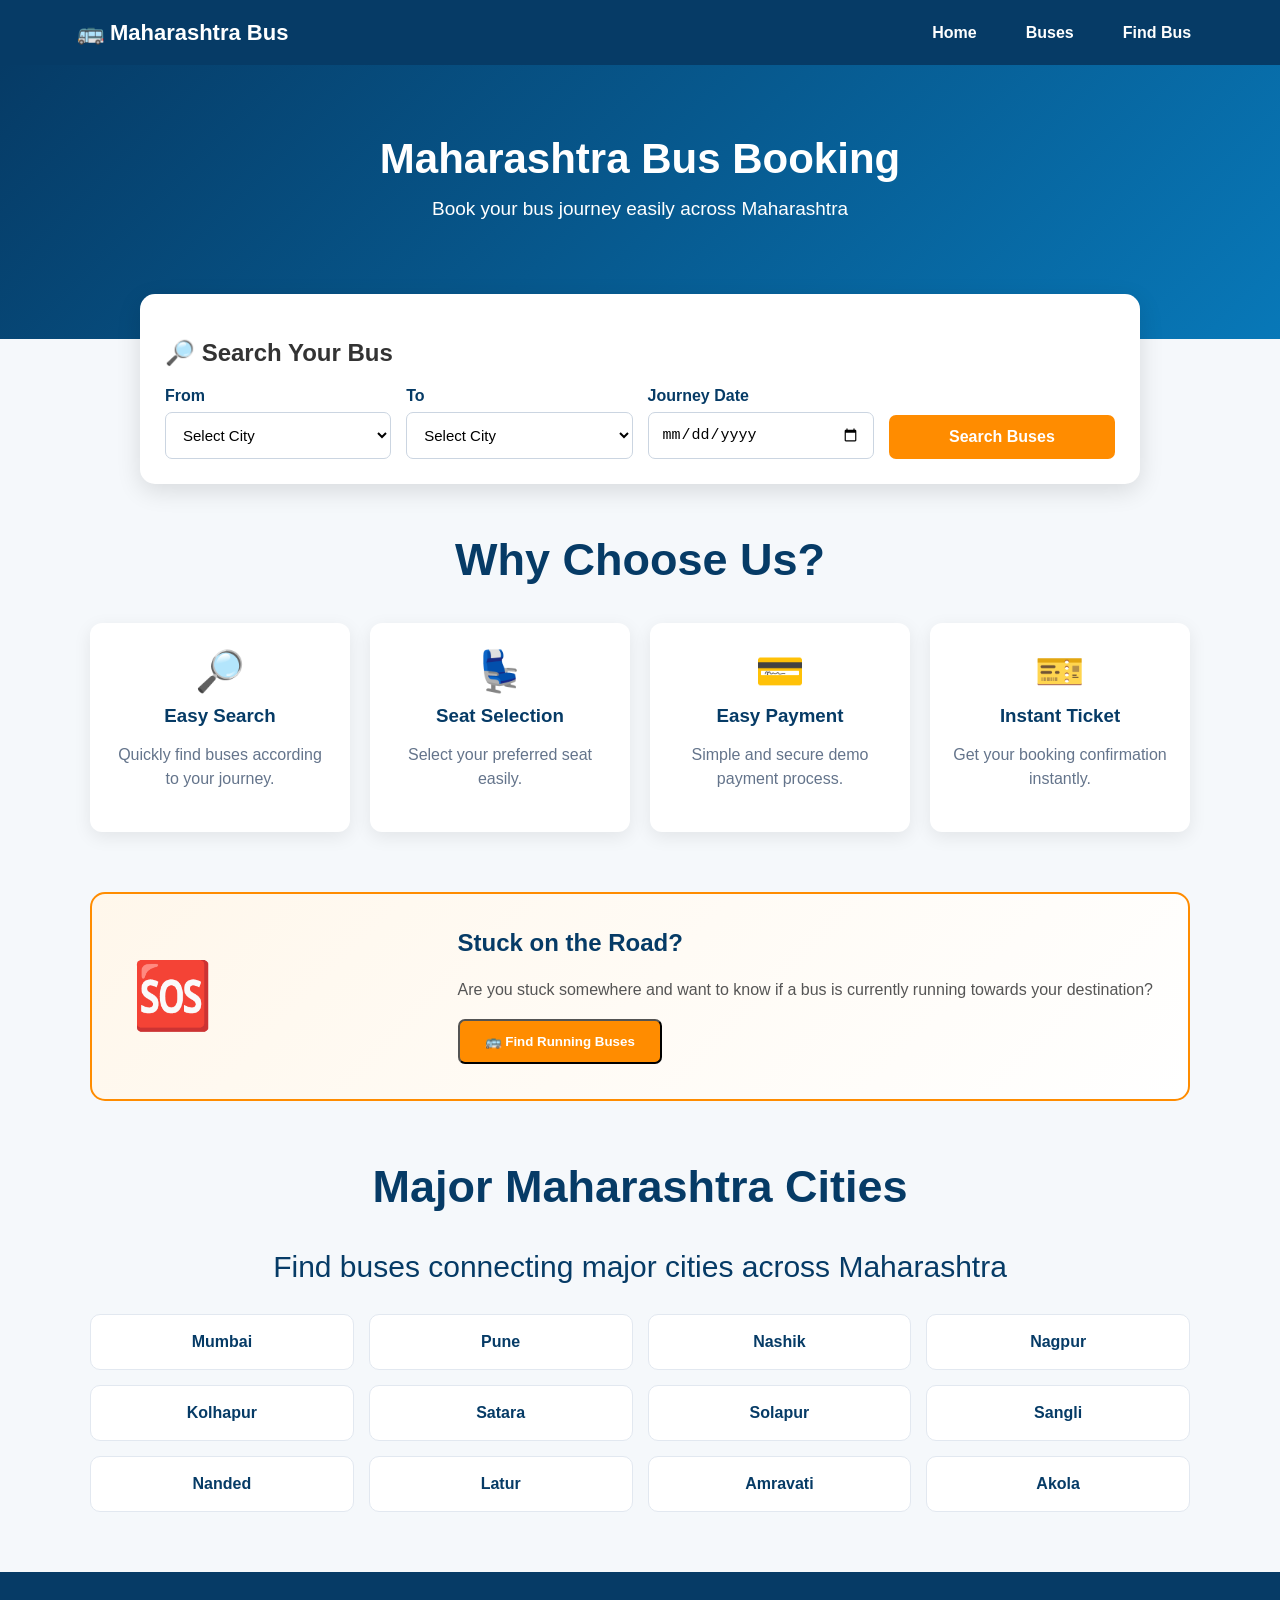
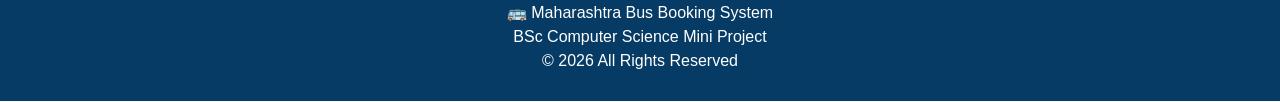
<file: index.html>
<!DOCTYPE html>
<html lang="en">

<head>

    <meta charset="UTF-8">

    <meta
        name="viewport"
        content="width=device-width, initial-scale=1.0">

    <title>Maharashtra Bus Booking</title>

    <link
        rel="stylesheet"
        href="css/style.css">

</head>


<body>


    <!-- =========================
         NAVIGATION
         ========================= -->

    <nav>

        <h2>🚌 Maharashtra Bus</h2>


        <div>

            <a href="index.html">
                Home
            </a>


            <a href="busses.html">
                Buses
            </a>


            <a href="tracking.html">
                Find Bus
            </a>

        </div>

    </nav>



    <!-- =========================
         HERO SECTION
         ========================= -->

    <section class="hero">

        <h1>
            Maharashtra Bus Booking
        </h1>


        <p>
            Book your bus journey easily
            across Maharashtra
        </p>

    </section>



    <!-- =========================
         BUS SEARCH
         ========================= -->

    <div class="search-box">


        <h2>
            🔎 Search Your Bus
        </h2>


        <div class="search-form">


            <!-- FROM -->

            <div class="field">

                <label>
                    From
                </label>


                <select id="from">

                    <option>
                        Select City
                    </option>

                    <option>
                        Mumbai
                    </option>

                    <option>
                        Pune
                    </option>

                    <option>
                        Nashik
                    </option>

                    <option>
                        Nagpur
                    </option>

                    <option>
                        Kolhapur
                    </option>

                    <option>
                        Solapur
                    </option>

                    <option>
                        Satara
                    </option>

                    <option>
                        Sangli
                    </option>

                    <option>
                        Jalgaon
                    </option>

                    <option>
                        Dhule
                    </option>

                    <option>
                        Nanded
                    </option>

                    <option>
                        Latur
                    </option>

                    <option>
                        Amravati
                    </option>

                    <option>
                        Akola
                    </option>

                    <option>
                        Chhatrapati Sambhajinagar
                    </option>

                </select>

            </div>



            <!-- TO -->

            <div class="field">

                <label>
                    To
                </label>


                <select id="to">

                    <option>
                        Select City
                    </option>

                    <option>
                        Mumbai
                    </option>

                    <option>
                        Pune
                    </option>

                    <option>
                        Nashik
                    </option>

                    <option>
                        Nagpur
                    </option>

                    <option>
                        Kolhapur
                    </option>

                    <option>
                        Solapur
                    </option>

                    <option>
                        Satara
                    </option>

                    <option>
                        Sangli
                    </option>

                    <option>
                        Jalgaon
                    </option>

                    <option>
                        Dhule
                    </option>

                    <option>
                        Nanded
                    </option>

                    <option>
                        Latur
                    </option>

                    <option>
                        Amravati
                    </option>

                    <option>
                        Akola
                    </option>

                    <option>
                        Chhatrapati Sambhajinagar
                    </option>

                </select>

            </div>



            <!-- DATE -->

            <div class="field">

                <label>
                    Journey Date
                </label>


                <input
                    type="date"
                    id="date">

            </div>



            <!-- SEARCH BUTTON -->

            <button
                class="search-button"
                onclick="searchBuses()">

                Search Buses

            </button>


        </div>

    </div>



    <!-- =========================
         WHY CHOOSE US
         ========================= -->

    <div class="section-title">

        <h2>
            Why Choose Us?
        </h2>

    </div>



    <div class="features">


        <!-- FEATURE 1 -->

        <div class="feature">

            <div class="feature-icon">
                🔎
            </div>


            <h3>
                Easy Search
            </h3>


            <p>
                Quickly find buses according
                to your journey.
            </p>

        </div>



        <!-- FEATURE 2 -->

        <div class="feature">

            <div class="feature-icon">
                💺
            </div>


            <h3>
                Seat Selection
            </h3>


            <p>
                Select your preferred seat
                easily.
            </p>

        </div>



        <!-- FEATURE 3 -->

        <div class="feature">

            <div class="feature-icon">
                💳
            </div>


            <h3>
                Easy Payment
            </h3>


            <p>
                Simple and secure demo
                payment process.
            </p>

        </div>



        <!-- FEATURE 4 -->

        <div class="feature">

            <div class="feature-icon">
                🎫
            </div>


            <h3>
                Instant Ticket
            </h3>


            <p>
                Get your booking confirmation
                instantly.
            </p>

        </div>


    </div>



    <!-- =========================
         🆘 STUCK ON THE ROAD
         ========================= -->

    <section class="stuck-section">


        <div class="stuck-content">


            <!-- ICON -->

            <div class="stuck-icon">

                🆘

            </div>



            <!-- CONTENT -->

            <div>


                <h2>
                    Stuck on the Road?
                </h2>


                <p>

                    Are you stuck somewhere and
                    want to know if a bus is currently
                    running towards your destination?

                </p>


                <button
                    class="track-button"
                    onclick="window.location.href='tracking.html'">

                    🚌 Find Running Buses

                </button>


            </div>


        </div>


    </section>



    <!-- =========================
         MAHARASHTRA CITIES
         ========================= -->

    <div class="section-title">


        <h2>
            Major Maharashtra Cities
        </h2>


        <p>

            Find buses connecting major
            cities across Maharashtra

        </p>


    </div>



    <div class="cities">


        <div class="city">
            Mumbai
        </div>


        <div class="city">
            Pune
        </div>


        <div class="city">
            Nashik
        </div>


        <div class="city">
            Nagpur
        </div>


        <div class="city">
            Kolhapur
        </div>


        <div class="city">
            Satara
        </div>


        <div class="city">
            Solapur
        </div>


        <div class="city">
            Sangli
        </div>


        <div class="city">
            Nanded
        </div>


        <div class="city">
            Latur
        </div>


        <div class="city">
            Amravati
        </div>


        <div class="city">
            Akola
        </div>


    </div>



    <!-- =========================
         FOOTER
         ========================= -->

    <footer>


        <p>
            🚌 Maharashtra Bus Booking System
        </p>


        <p>
            BSc Computer Science Mini Project
        </p>


        <p>
            © 2026 All Rights Reserved
        </p>


    </footer>



    <!-- =========================
         JAVASCRIPT
         ========================= -->

    <script src="js/search.js"></script>


</body>

</html>
</file>
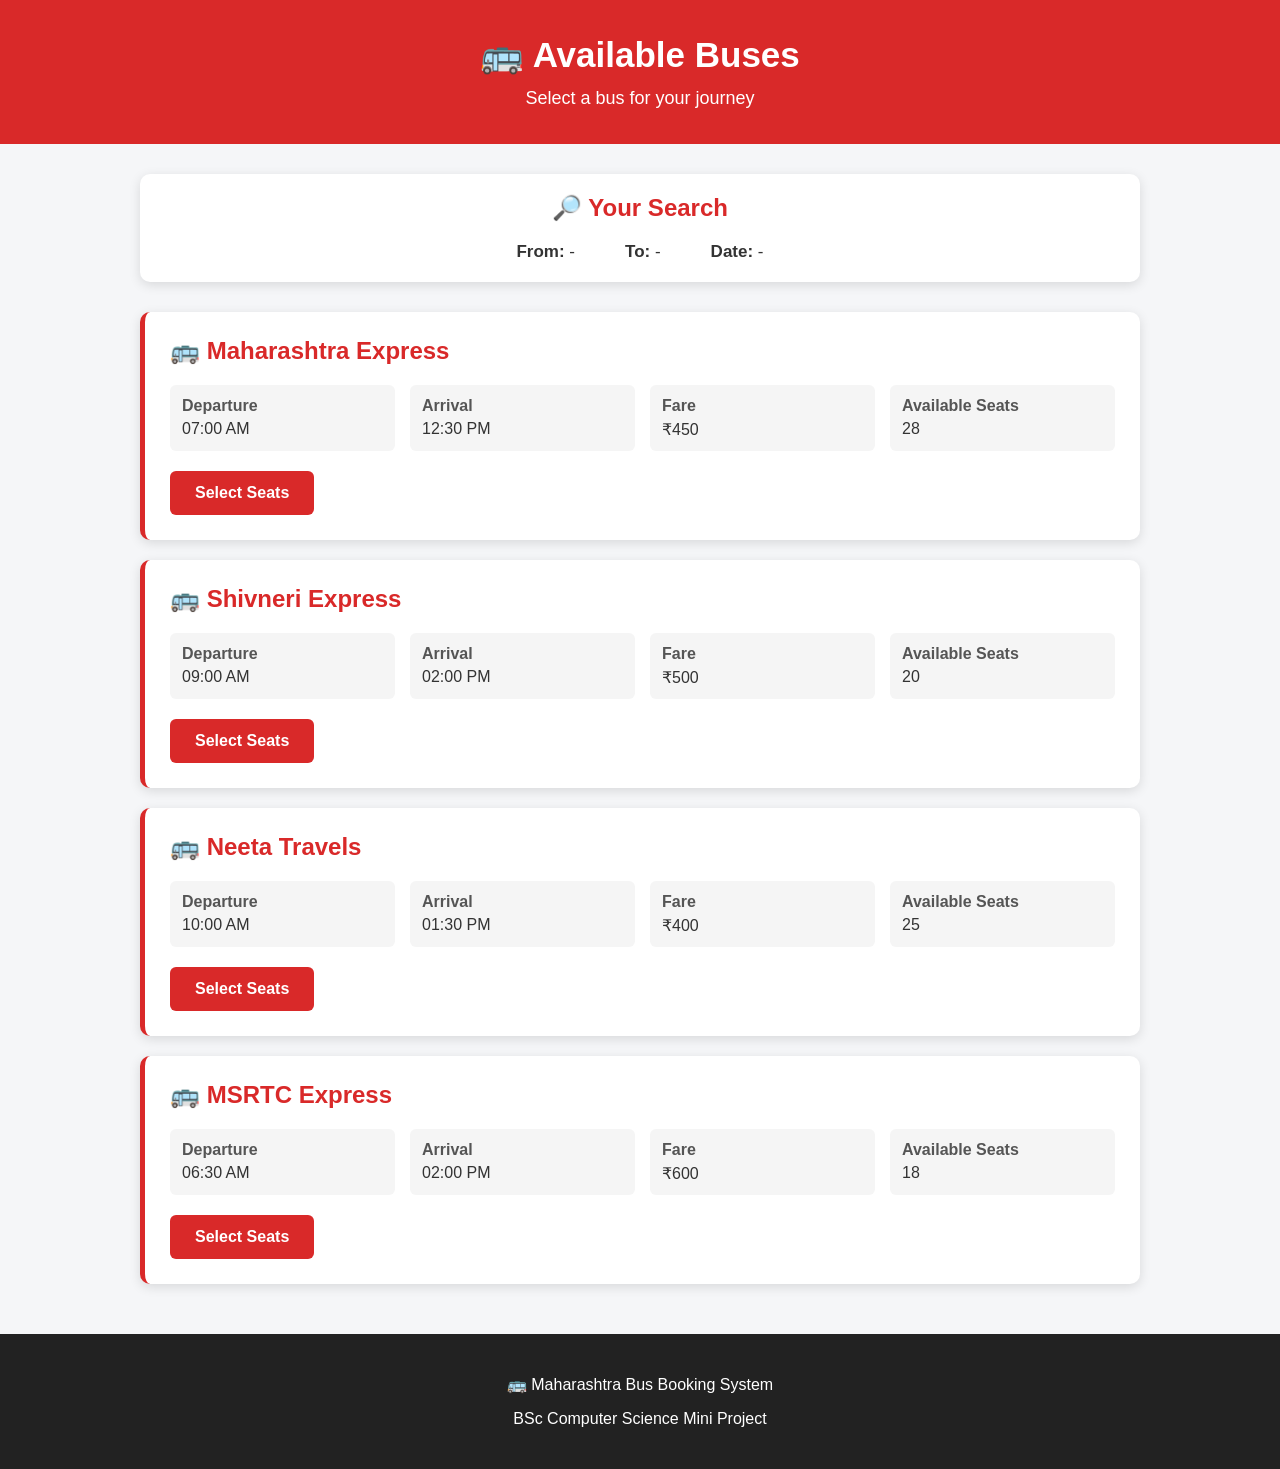
<file: busses.html>
<!DOCTYPE html>
<html lang="en">

<head>

    <meta charset="UTF-8">
    <meta name="viewport" content="width=device-width, initial-scale=1.0">

    <title>Available Buses</title>

    <style>

        * {
            box-sizing: border-box;
        }

        body {
            margin: 0;
            font-family: Arial, sans-serif;
            background: #f5f6f8;
            color: #333;
        }

        /* HEADER */

        header {
            background: #d92929;
            color: white;
            text-align: center;
            padding: 35px 20px;
        }

        header h1 {
            margin: 0;
            font-size: 35px;
        }

        header p {
            margin: 12px 0 0;
            font-size: 18px;
        }

        /* SEARCH DETAILS */

        .journey {
            width: 90%;
            max-width: 1000px;
            margin: 30px auto;
            background: white;
            padding: 20px;
            border-radius: 10px;
            box-shadow: 0 3px 12px rgba(0,0,0,0.12);
            text-align: center;
        }

        .journey h2 {
            color: #d92929;
            margin-top: 0;
        }

        .journey-details {
            display: flex;
            justify-content: center;
            gap: 50px;
            flex-wrap: wrap;
            font-size: 17px;
        }

        /* BUS LIST */

        .bus-list {
            width: 90%;
            max-width: 1000px;
            margin: 30px auto;
        }

        .bus-card {
            background: white;
            padding: 25px;
            margin-bottom: 20px;
            border-radius: 10px;
            box-shadow: 0 3px 12px rgba(0,0,0,0.12);
            border-left: 5px solid #d92929;
        }

        .bus-card h2 {
            margin-top: 0;
            color: #d92929;
        }

        .bus-details {
            display: grid;
            grid-template-columns: repeat(4, 1fr);
            gap: 15px;
            margin: 20px 0;
        }

        .detail {
            background: #f5f5f5;
            padding: 12px;
            border-radius: 6px;
        }

        .detail b {
            display: block;
            margin-bottom: 5px;
            color: #555;
        }

        .select-button {
            background: #d92929;
            color: white;
            border: none;
            padding: 13px 25px;
            border-radius: 6px;
            font-size: 16px;
            font-weight: bold;
            cursor: pointer;
        }

        .select-button:hover {
            background: #b71c1c;
        }

        /* FOOTER */

        footer {
            margin-top: 50px;
            background: #222;
            color: white;
            text-align: center;
            padding: 25px;
        }

        /* MOBILE */

        @media (max-width: 700px) {

            .bus-details {
                grid-template-columns: 1fr 1fr;
            }

            .journey-details {
                gap: 20px;
            }

        }

        @media (max-width: 450px) {

            .bus-details {
                grid-template-columns: 1fr;
            }

            header h1 {
                font-size: 28px;
            }

        }

    </style>

</head>

<body>


    <!-- HEADER -->

    <header>

        <h1>🚌 Available Buses</h1>

        <p>Select a bus for your journey</p>

    </header>


    <!-- JOURNEY INFORMATION -->

    <div class="journey">

        <h2>🔎 Your Search</h2>

        <div class="journey-details">

            <div>
                <b>From:</b>
                <span id="fromCity">-</span>
            </div>

            <div>
                <b>To:</b>
                <span id="toCity">-</span>
            </div>

            <div>
                <b>Date:</b>
                <span id="journeyDate">-</span>
            </div>

        </div>

    </div>


    <!-- BUS LIST -->

    <div class="bus-list">


        <!-- BUS 1 -->

        <div class="bus-card">

            <h2>🚌 Maharashtra Express</h2>

            <div class="bus-details">

                <div class="detail">
                    <b>Departure</b>
                    07:00 AM
                </div>

                <div class="detail">
                    <b>Arrival</b>
                    12:30 PM
                </div>

                <div class="detail">
                    <b>Fare</b>
                    ₹450
                </div>

                <div class="detail">
                    <b>Available Seats</b>
                    28
                </div>

            </div>

            <button class="select-button"
                onclick="selectBus('Maharashtra Express', 450)">
                Select Seats
            </button>

        </div>


        <!-- BUS 2 -->

        <div class="bus-card">

            <h2>🚌 Shivneri Express</h2>

            <div class="bus-details">

                <div class="detail">
                    <b>Departure</b>
                    09:00 AM
                </div>

                <div class="detail">
                    <b>Arrival</b>
                    02:00 PM
                </div>

                <div class="detail">
                    <b>Fare</b>
                    ₹500
                </div>

                <div class="detail">
                    <b>Available Seats</b>
                    20
                </div>

            </div>

            <button class="select-button"
                onclick="selectBus('Shivneri Express', 500)">
                Select Seats
            </button>

        </div>


        <!-- BUS 3 -->

        <div class="bus-card">

            <h2>🚌 Neeta Travels</h2>

            <div class="bus-details">

                <div class="detail">
                    <b>Departure</b>
                    10:00 AM
                </div>

                <div class="detail">
                    <b>Arrival</b>
                    01:30 PM
                </div>

                <div class="detail">
                    <b>Fare</b>
                    ₹400
                </div>

                <div class="detail">
                    <b>Available Seats</b>
                    25
                </div>

            </div>

            <button class="select-button"
                onclick="selectBus('Neeta Travels', 400)">
                Select Seats
            </button>

        </div>


        <!-- BUS 4 -->

        <div class="bus-card">

            <h2>🚌 MSRTC Express</h2>

            <div class="bus-details">

                <div class="detail">
                    <b>Departure</b>
                    06:30 AM
                </div>

                <div class="detail">
                    <b>Arrival</b>
                    02:00 PM
                </div>

                <div class="detail">
                    <b>Fare</b>
                    ₹600
                </div>

                <div class="detail">
                    <b>Available Seats</b>
                    18
                </div>

            </div>

            <button class="select-button"
                onclick="selectBus('MSRTC Express', 600)">
                Select Seats
            </button>

        </div>


    </div>


    <!-- FOOTER -->

    <footer>

        <p>🚌 Maharashtra Bus Booking System</p>

        <p>BSc Computer Science Mini Project</p>

    </footer>


    <!-- JAVASCRIPT -->

    <script>

        var from = localStorage.getItem("from");
        var to = localStorage.getItem("to");
        var date = localStorage.getItem("date");


        document.getElementById("fromCity").innerHTML =
            from || "-";

        document.getElementById("toCity").innerHTML =
            to || "-";


        if (date) {

            var newDate = new Date(date);

            document.getElementById("journeyDate").innerHTML =
                newDate.toLocaleDateString("en-GB");

        }


        function selectBus(busName, fare) {

            localStorage.setItem("busName", busName);

            localStorage.setItem("busFare", fare);

            window.location.href = "seats.html";

        }

    </script>


</body>

</html>
</file>
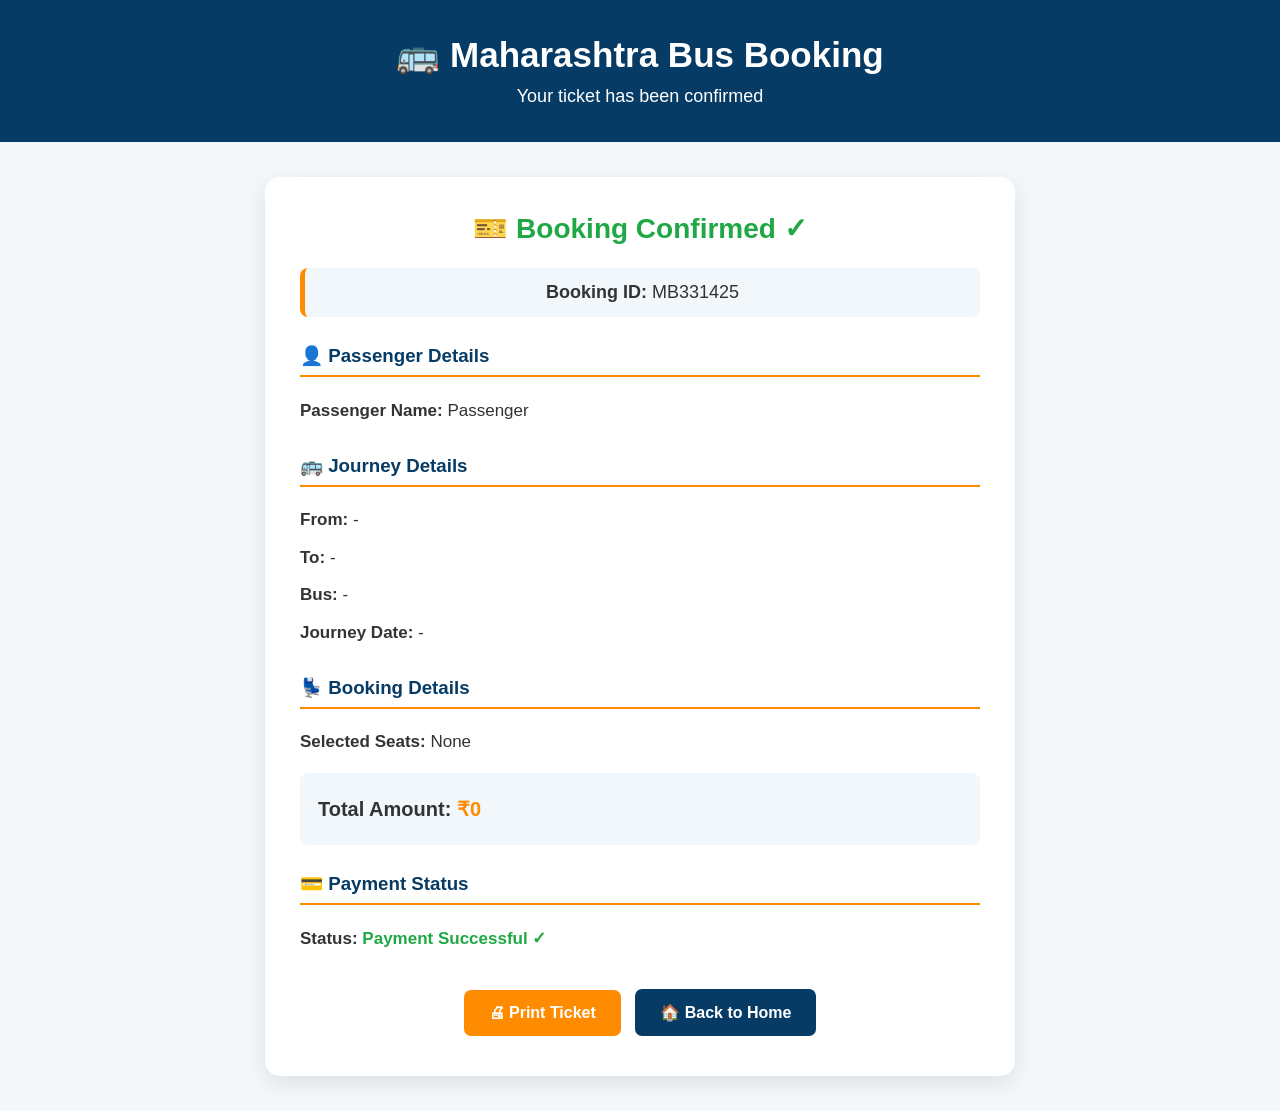
<file: confirmation.html>
<!DOCTYPE html>
<html lang="en">

<head>

    <meta charset="UTF-8">

    <meta
        name="viewport"
        content="width=device-width, initial-scale=1.0">

    <title>Booking Confirmation - Maharashtra Bus</title>

    <style>

        * {
            box-sizing: border-box;
        }

        body {
            margin: 0;
            font-family: Arial, sans-serif;
            background: #f5f8fb;
            color: #333;
        }

        /* HEADER */

        header {
            background: #063b66;
            color: white;
            text-align: center;
            padding: 35px 20px;
        }

        header h1 {
            margin: 0;
            font-size: 35px;
        }

        header p {
            margin: 10px 0 0;
            font-size: 18px;
        }

        /* TICKET */

        .ticket {
            width: 90%;
            max-width: 750px;
            margin: 35px auto;
            background: white;
            padding: 35px;
            border-radius: 15px;
            box-shadow:
                0 7px 25px rgba(0, 0, 0, 0.10);
        }

        /* CONFIRMED */

        .confirmed {
            text-align: center;
            color: #20a844;
            font-size: 28px;
            margin-top: 0;
        }

        /* BOOKING ID */

        .booking-id {
            text-align: center;
            background: #f1f7fb;
            padding: 14px;
            border-radius: 8px;
            margin: 20px 0;
            font-size: 18px;
            border-left: 5px solid #ff8c00;
        }

        /* SECTION */

        .section {
            margin-top: 28px;
        }

        .section h3 {
            color: #063b66;
            border-bottom: 2px solid #ff8c00;
            padding-bottom: 8px;
        }

        .details {
            font-size: 17px;
            line-height: 1.8;
        }

        .details p {
            margin: 7px 0;
        }

        /* AMOUNT */

        .amount {
            background: #f1f7fb;
            padding: 18px;
            border-radius: 8px;
            margin-top: 15px;
            font-size: 20px;
        }

        .amount span {
            color: #ff8c00;
            font-weight: bold;
        }

        /* PAYMENT */

        .success {
            color: #20a844;
            font-weight: bold;
        }

        /* BUTTONS */

        .buttons {
            text-align: center;
            margin-top: 30px;
        }

        button {
            border: none;
            padding: 14px 25px;
            margin: 5px;
            border-radius: 7px;
            font-size: 16px;
            cursor: pointer;
            font-weight: bold;
        }

        .print-btn {
            background: #ff8c00;
            color: white;
        }

        .home-btn {
            background: #063b66;
            color: white;
        }

        button:hover {
            opacity: 0.85;
        }

        /* PRINT */

        @media print {

            .buttons {
                display: none;
            }

            header {
                background: #063b66 !important;
                -webkit-print-color-adjust: exact;
                print-color-adjust: exact;
            }

            .ticket {
                width: 100%;
                max-width: 100%;
                margin: 10px auto;
                box-shadow: none;
            }

        }

        /* MOBILE */

        @media (max-width: 600px) {

            header h1 {
                font-size: 28px;
            }

            .ticket {
                padding: 20px;
            }

            .details {
                font-size: 15px;
            }

        }

    </style>

</head>


<body>


    <!-- HEADER -->

    <header>

        <h1>
            🚌 Maharashtra Bus Booking
        </h1>

        <p>
            Your ticket has been confirmed
        </p>

    </header>


    <!-- TICKET -->

    <div class="ticket">


        <h2 class="confirmed">

            🎫 Booking Confirmed ✓

        </h2>


        <!-- BOOKING ID -->

        <div class="booking-id">

            <b>Booking ID:</b>

            <span id="bookingId">
                -
            </span>

        </div>


        <!-- PASSENGER -->

        <div class="section">

            <h3>
                👤 Passenger Details
            </h3>

            <div class="details">

                <p>

                    <b>Passenger Name:</b>

                    <span id="passengerName">
                        -
                    </span>

                </p>

            </div>

        </div>


        <!-- JOURNEY -->

        <div class="section">

            <h3>
                🚌 Journey Details
            </h3>

            <div class="details">

                <p>

                    <b>From:</b>

                    <span id="fromCity">
                        -
                    </span>

                </p>


                <p>

                    <b>To:</b>

                    <span id="toCity">
                        -
                    </span>

                </p>


                <p>

                    <b>Bus:</b>

                    <span id="busName">
                        -
                    </span>

                </p>


                <p>

                    <b>Journey Date:</b>

                    <span id="journeyDate">
                        -
                    </span>

                </p>

            </div>

        </div>


        <!-- BOOKING -->

        <div class="section">

            <h3>
                💺 Booking Details
            </h3>

            <div class="details">

                <p>

                    <b>Selected Seats:</b>

                    <span id="seatNumbers">
                        -
                    </span>

                </p>


                <div class="amount">

                    <b>Total Amount:</b>

                    <span>

                        ₹<span id="totalAmount">
                            0
                        </span>

                    </span>

                </div>

            </div>

        </div>


        <!-- PAYMENT -->

        <div class="section">

            <h3>
                💳 Payment Status
            </h3>

            <div class="details">

                <p>

                    <b>Status:</b>

                    <span
                        class="success"
                        id="paymentStatus">

                        Payment Successful ✓

                    </span>

                </p>

            </div>

        </div>


        <!-- BUTTONS -->

        <div class="buttons">

            <button
                class="print-btn"
                onclick="window.print()">

                🖨 Print Ticket

            </button>


            <button
                class="home-btn"
                onclick="goHome()">

                🏠 Back to Home

            </button>

        </div>


    </div>


    <!-- JAVASCRIPT -->

    <script>


        /* ================================
           GET BOOKING DATA
        ================================= */

        var passengerName =
            localStorage.getItem("passengerName") ||
            "Passenger";


        var busName =
            localStorage.getItem("busName") ||
            "-";


        var from =
            localStorage.getItem("from") ||
            "-";


        var to =
            localStorage.getItem("to") ||
            "-";


        var date =
            localStorage.getItem("date") ||
            "-";


        /*
            selectedSeats is stored as:

            "V1, V2, 5, 7"

            Therefore JSON.parse()
            is NOT required.
        */

        var selectedSeats =
            localStorage.getItem("selectedSeats") ||
            "None";


        var totalAmount =
            localStorage.getItem("totalAmount") ||
            "0";


        var paymentStatus =
            localStorage.getItem("paymentStatus") ||
            "Payment Successful";


        /* ================================
           DISPLAY DATA
        ================================= */

        document.getElementById(
            "passengerName"
        ).innerText =
            passengerName;


        document.getElementById(
            "busName"
        ).innerText =
            busName;


        document.getElementById(
            "fromCity"
        ).innerText =
            from;


        document.getElementById(
            "toCity"
        ).innerText =
            to;


        document.getElementById(
            "seatNumbers"
        ).innerText =
            selectedSeats;


        document.getElementById(
            "totalAmount"
        ).innerText =
            totalAmount;


        document.getElementById(
            "paymentStatus"
        ).innerText =
            paymentStatus + " ✓";


        /* ================================
           DATE
        ================================= */

        if (date !== "-") {

            var newDate =
                new Date(date);

            if (!isNaN(newDate.getTime())) {

                document.getElementById(
                    "journeyDate"
                ).innerText =
                    newDate.toLocaleDateString(
                        "en-GB"
                    );

            } else {

                document.getElementById(
                    "journeyDate"
                ).innerText =
                    date;

            }

        }


        /* ================================
           BOOKING ID
        ================================= */

        var bookingId =
            localStorage.getItem("bookingId");


        if (!bookingId) {

            bookingId =
                "MB" +
                Math.floor(
                    100000 +
                    Math.random() * 900000
                );

            localStorage.setItem(
                "bookingId",
                bookingId
            );

        }


        document.getElementById(
            "bookingId"
        ).innerText =
            bookingId;


        /* ================================
           HOME
        ================================= */

        function goHome() {

            window.location.href =
                "index.html";

        }


    </script>


</body>

</html>
</file>
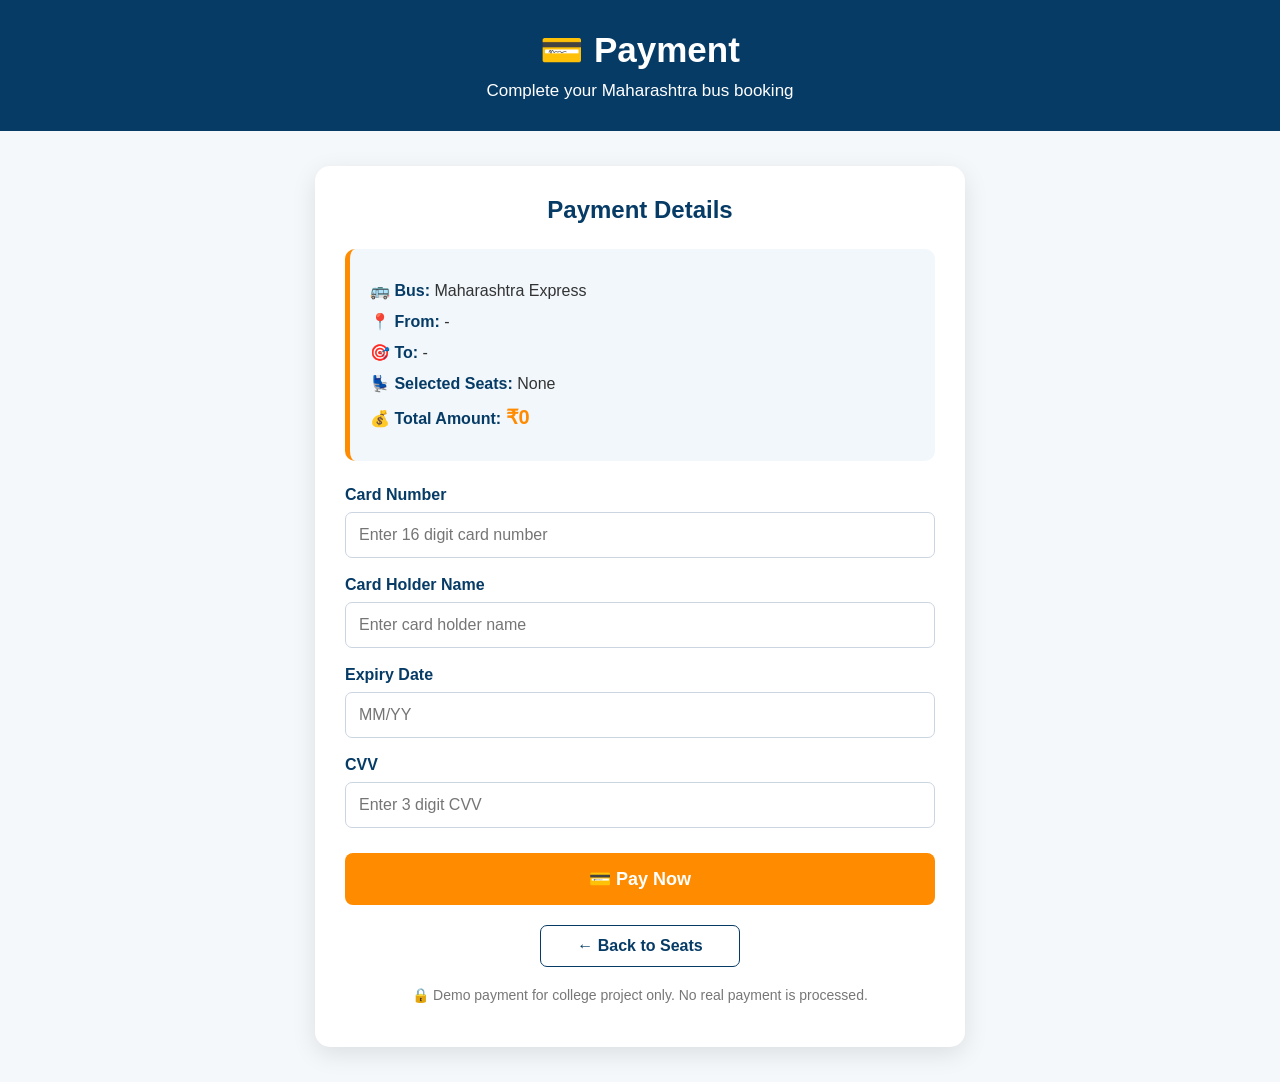
<file: payment.html>
<!DOCTYPE html>
<html lang="en">

<head>

    <meta charset="UTF-8">

    <meta
        name="viewport"
        content="width=device-width, initial-scale=1.0">

    <title>Payment - Maharashtra Bus Booking</title>

    <style>

        * {
            box-sizing: border-box;
        }

        body {
            margin: 0;
            font-family: Arial, sans-serif;
            background: #f5f8fb;
            color: #333;
        }

        /* HEADER */

        header {
            background: #063b66;
            color: white;
            text-align: center;
            padding: 30px 20px;
        }

        header h1 {
            margin: 0;
            font-size: 35px;
        }

        header p {
            margin: 10px 0 0;
            font-size: 17px;
        }

        /* PAYMENT CONTAINER */

        .payment-container {
            width: 90%;
            max-width: 650px;
            margin: 35px auto;
            background: white;
            padding: 30px;
            border-radius: 15px;
            box-shadow:
                0 7px 25px rgba(0, 0, 0, 0.10);
        }

        .payment-container h2 {
            text-align: center;
            color: #063b66;
            margin-top: 0;
        }

        /* SUMMARY */

        .summary {
            background: #f1f7fb;
            padding: 20px;
            border-radius: 10px;
            margin: 25px 0;
            border-left: 5px solid #ff8c00;
        }

        .summary p {
            margin: 12px 0;
            font-size: 16px;
        }

        .summary b {
            color: #063b66;
        }

        .amount {
            color: #ff8c00;
            font-weight: bold;
            font-size: 20px;
        }

        /* FORM */

        label {
            display: block;
            font-weight: bold;
            margin-top: 18px;
            margin-bottom: 8px;
            color: #063b66;
        }

        input {
            width: 100%;
            padding: 13px;
            border: 1px solid #cbd5e1;
            border-radius: 7px;
            font-size: 16px;
        }

        input:focus {
            outline: none;
            border: 2px solid #0878b8;
        }

        /* PAY BUTTON */

        .pay-button {
            width: 100%;
            padding: 15px;
            margin-top: 25px;
            background: #ff8c00;
            color: white;
            border: none;
            border-radius: 8px;
            font-size: 18px;
            font-weight: bold;
            cursor: pointer;
        }

        .pay-button:hover {
            background: #e67600;
        }

        .demo-note {
            text-align: center;
            margin-top: 20px;
            color: #777;
            font-size: 14px;
        }

        /* BACK BUTTON */

        .back-button {
            display: block;
            width: 200px;
            margin: 20px auto 0;
            padding: 11px;
            text-align: center;
            text-decoration: none;
            color: #063b66;
            border: 1px solid #063b66;
            border-radius: 7px;
            font-weight: bold;
        }

        .back-button:hover {
            background: #063b66;
            color: white;
        }

        /* MOBILE */

        @media (max-width: 500px) {

            .payment-container {
                width: 94%;
                padding: 20px;
            }

            header h1 {
                font-size: 28px;
            }

        }

    </style>

</head>


<body>


    <!-- HEADER -->

    <header>

        <h1>
            💳 Payment
        </h1>

        <p>
            Complete your Maharashtra bus booking
        </p>

    </header>


    <!-- PAYMENT CONTAINER -->

    <div class="payment-container">

        <h2>
            Payment Details
        </h2>


        <!-- BOOKING SUMMARY -->

        <div class="summary">

            <p>
                <b>🚌 Bus:</b>
                <span id="busName">-</span>
            </p>

            <p>
                <b>📍 From:</b>
                <span id="fromCity">-</span>
            </p>

            <p>
                <b>🎯 To:</b>
                <span id="toCity">-</span>
            </p>

            <p>
                <b>💺 Selected Seats:</b>
                <span id="seatNumbers">-</span>
            </p>

            <p>
                <b>💰 Total Amount:</b>

                <span class="amount">

                    ₹<span id="totalAmount">0</span>

                </span>

            </p>

        </div>


        <!-- PAYMENT FORM -->

        <form id="paymentForm">


            <label>
                Card Number
            </label>

            <input
                type="text"
                id="cardNumber"
                placeholder="Enter 16 digit card number"
                maxlength="16"
                inputmode="numeric"
                required
            >


            <label>
                Card Holder Name
            </label>

            <input
                type="text"
                id="cardName"
                placeholder="Enter card holder name"
                required
            >


            <label>
                Expiry Date
            </label>

            <input
                type="text"
                id="expiry"
                placeholder="MM/YY"
                maxlength="5"
                required
            >


            <label>
                CVV
            </label>

            <input
                type="password"
                id="cvv"
                placeholder="Enter 3 digit CVV"
                maxlength="3"
                inputmode="numeric"
                required
            >


            <button
                type="submit"
                class="pay-button">

                💳 Pay Now

            </button>

        </form>


        <a
            href="seats.html"
            class="back-button">

            ← Back to Seats

        </a>


        <p class="demo-note">

            🔒 Demo payment for college project only.
            No real payment is processed.

        </p>

    </div>


    <!-- JAVASCRIPT -->

    <script>


        /* ================================
           GET BOOKING DATA
        ================================= */

        var busName =
            localStorage.getItem("busName") ||
            "Maharashtra Express";


        var from =
            localStorage.getItem("from") ||
            "-";


        var to =
            localStorage.getItem("to") ||
            "-";


        /*
            IMPORTANT:

            seats.js stores selectedSeats
            as a normal string.

            Example:
            "V1, V2, 5, 7"

            So we DO NOT use JSON.parse().
        */

        var selectedSeats =
            localStorage.getItem("selectedSeats") ||
            "";


        var totalAmount =
            localStorage.getItem("totalAmount") ||
            "0";


        /* ================================
           DISPLAY BOOKING DATA
        ================================= */

        document.getElementById("busName").innerText =
            busName;


        document.getElementById("fromCity").innerText =
            from;


        document.getElementById("toCity").innerText =
            to;


        document.getElementById("seatNumbers").innerText =
            selectedSeats || "None";


        document.getElementById("totalAmount").innerText =
            totalAmount;


        /* ================================
           PAYMENT
        ================================= */

        document.getElementById("paymentForm")
            .addEventListener(
                "submit",
                function(event) {

                    event.preventDefault();


                    var cardNumber =
                        document.getElementById(
                            "cardNumber"
                        ).value.trim();


                    var cardName =
                        document.getElementById(
                            "cardName"
                        ).value.trim();


                    var expiry =
                        document.getElementById(
                            "expiry"
                        ).value.trim();


                    var cvv =
                        document.getElementById(
                            "cvv"
                        ).value.trim();


                    /* CARD NUMBER */

                    if (
                        cardNumber.length !== 16 ||
                        isNaN(cardNumber)
                    ) {

                        alert(
                            "Please enter a valid 16 digit card number."
                        );

                        return;

                    }


                    /* CARD HOLDER */

                    if (
                        cardName === ""
                    ) {

                        alert(
                            "Please enter card holder name."
                        );

                        return;

                    }


                    /* EXPIRY */

                    if (
                        expiry.length !== 5 ||
                        expiry.charAt(2) !== "/"
                    ) {

                        alert(
                            "Please enter expiry date in MM/YY format."
                        );

                        return;

                    }


                    /* CVV */

                    if (
                        cvv.length !== 3 ||
                        isNaN(cvv)
                    ) {

                        alert(
                            "Please enter a valid 3 digit CVV."
                        );

                        return;

                    }


                    /* SAVE PASSENGER NAME */

                    localStorage.setItem(
                        "passengerName",
                        cardName
                    );


                    /* PAYMENT STATUS */

                    localStorage.setItem(
                        "paymentStatus",
                        "Payment Successful"
                    );


                    /* SUCCESS MESSAGE */

                    alert(
                        "Payment Successful! Your bus ticket is booked."
                    );


                    /* GO TO CONFIRMATION */

                    window.location.href =
                        "confirmation.html";

                }
            );


    </script>


</body>

</html>
</file>
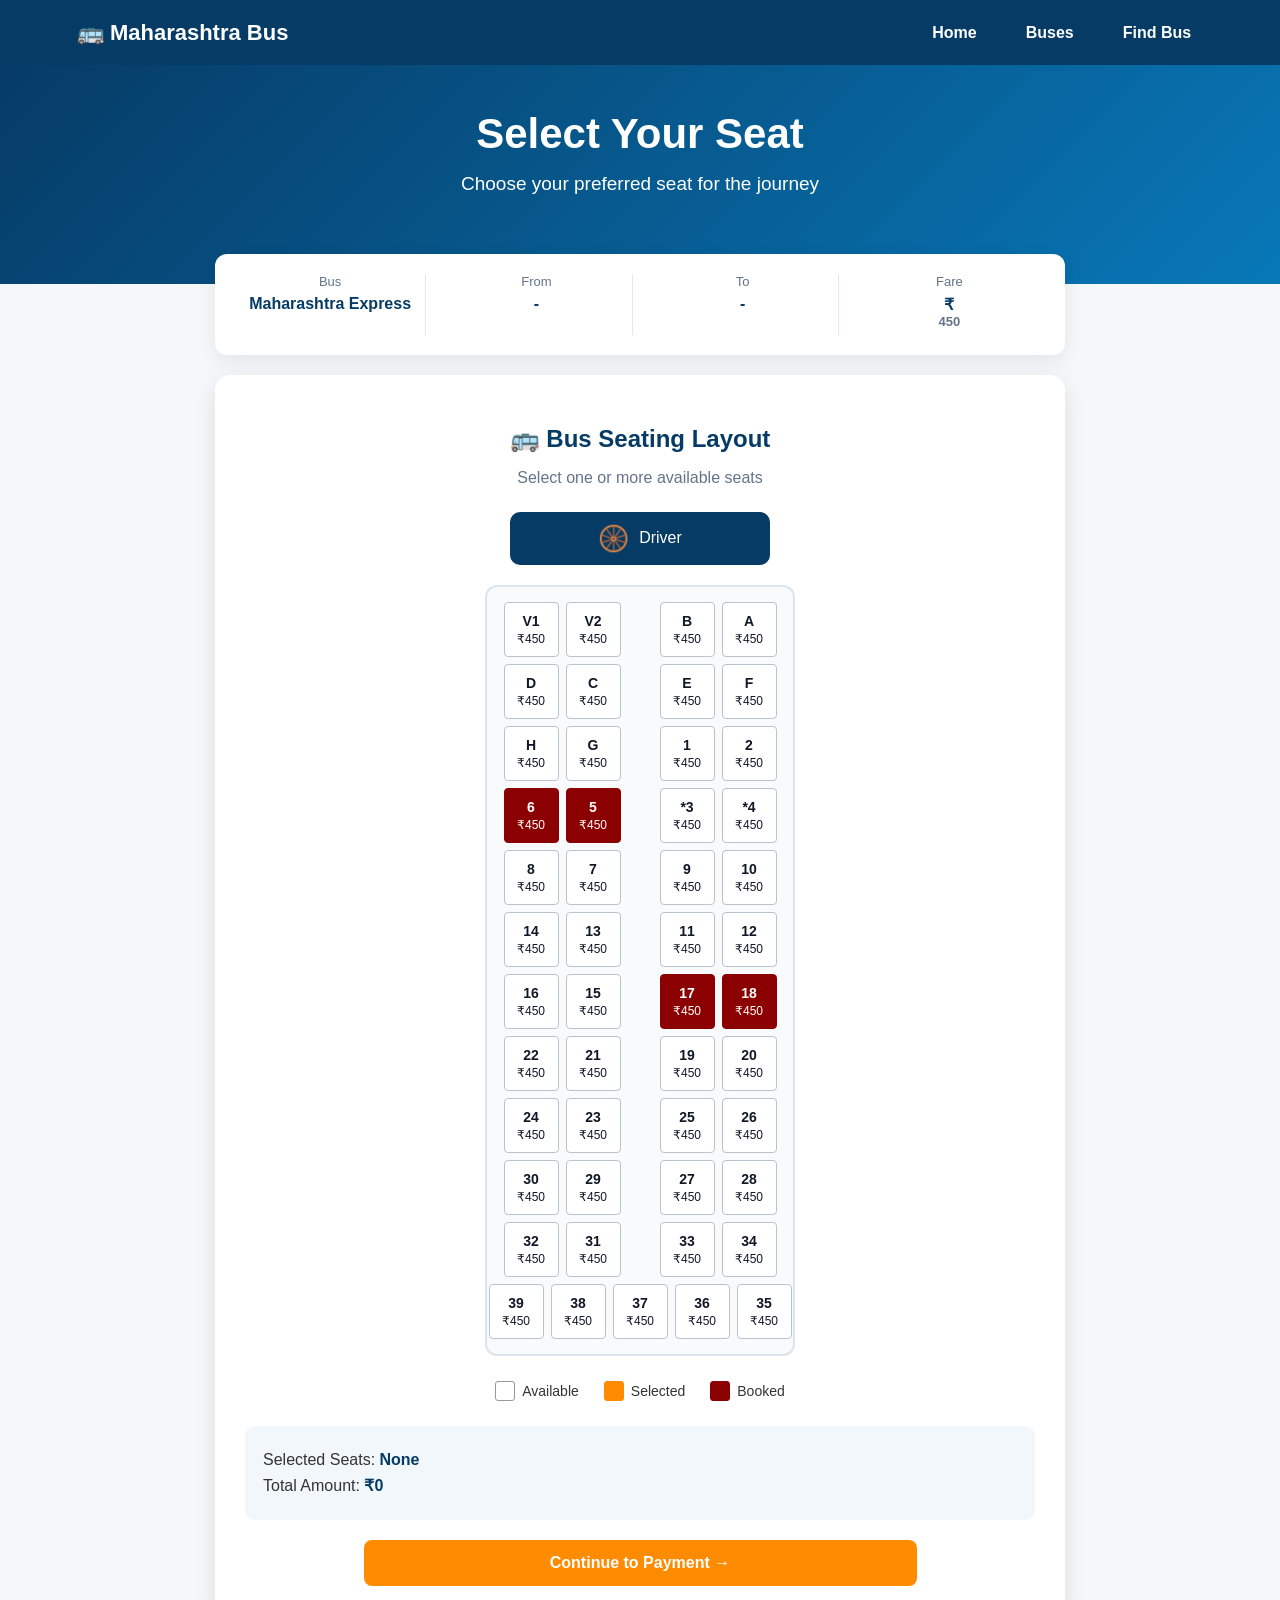
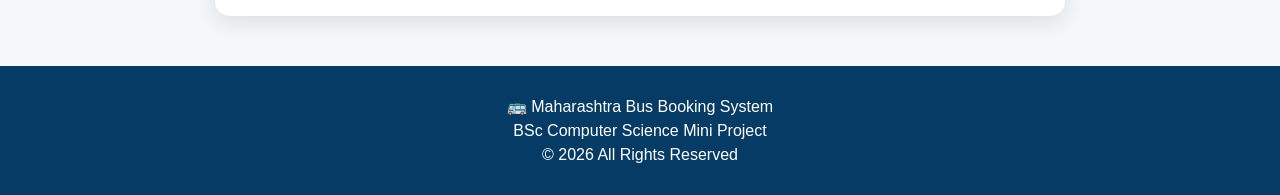
<file: seats.html>
<!DOCTYPE html>
<html lang="en">

<head>

    <meta charset="UTF-8">

    <meta
        name="viewport"
        content="width=device-width, initial-scale=1.0">

    <title>Select Your Seat</title>

    <link
        rel="stylesheet"
        href="css/style.css">

</head>


<body>


    <!-- NAVIGATION -->

    <nav>

        <h2>
            🚌 Maharashtra Bus
        </h2>

        <div>

            <a href="index.html">
                Home
            </a>

            <a href="busses.html">
                Buses
            </a>

            <a href="tracking.html">
                Find Bus
            </a>

        </div>

    </nav>



    <!-- PAGE HEADER -->

    <section class="hero seat-hero">

        <h1>
            Select Your Seat
        </h1>

        <p>
            Choose your preferred seat for the journey
        </p>

    </section>



    <!-- JOURNEY INFORMATION -->

    <div class="seat-page">


        <div class="seat-journey-info">

            <div>

                <span>
                    Bus
                </span>

                <strong id="busName">
                    -
                </strong>

            </div>


            <div>

                <span>
                    From
                </span>

                <strong id="fromCity">
                    -
                </strong>

            </div>


            <div>

                <span>
                    To
                </span>

                <strong id="toCity">
                    -
                </strong>

            </div>


            <div>

                <span>
                    Fare
                </span>

                <strong>
                    ₹<span id="busFare">0</span>
                </strong>

            </div>

        </div>



        <!-- SEAT AREA -->

        <div class="seat-box">


            <h2>
                🚌 Bus Seating Layout
            </h2>


            <p class="seat-instruction">
                Select one or more available seats
            </p>



            <!-- DRIVER -->

            <div class="driver-area">

                <div class="steering">
                    🛞
                </div>

                <span>
                    Driver
                </span>

            </div>



            <!-- BUS SEATS -->

            <div
                id="seatLayout"
                class="custom-seat-layout">

            </div>



            <!-- LEGEND -->

            <div class="seat-legend">


                <div>

                    <span class="legend-seat available"></span>

                    Available

                </div>


                <div>

                    <span class="legend-seat selected"></span>

                    Selected

                </div>


                <div>

                    <span class="legend-seat booked"></span>

                    Booked

                </div>

            </div>



            <!-- SELECTED INFORMATION -->

            <div class="selected-info">

                <p>

                    Selected Seats:

                    <strong id="selectedSeats">
                        None
                    </strong>

                </p>


                <p>

                    Total Amount:

                    <strong>
                        ₹<span id="totalAmount">0</span>
                    </strong>

                </p>

            </div>



            <!-- PAYMENT BUTTON -->

            <button
                class="continue-button"
                onclick="continuePayment()">

                Continue to Payment →

            </button>


        </div>


    </div>



    <!-- FOOTER -->

    <footer>

        <p>
            🚌 Maharashtra Bus Booking System
        </p>

        <p>
            BSc Computer Science Mini Project
        </p>

        <p>
            © 2026 All Rights Reserved
        </p>

    </footer>



    <script src="js/seats.js"></script>


</body>

</html>
</file>
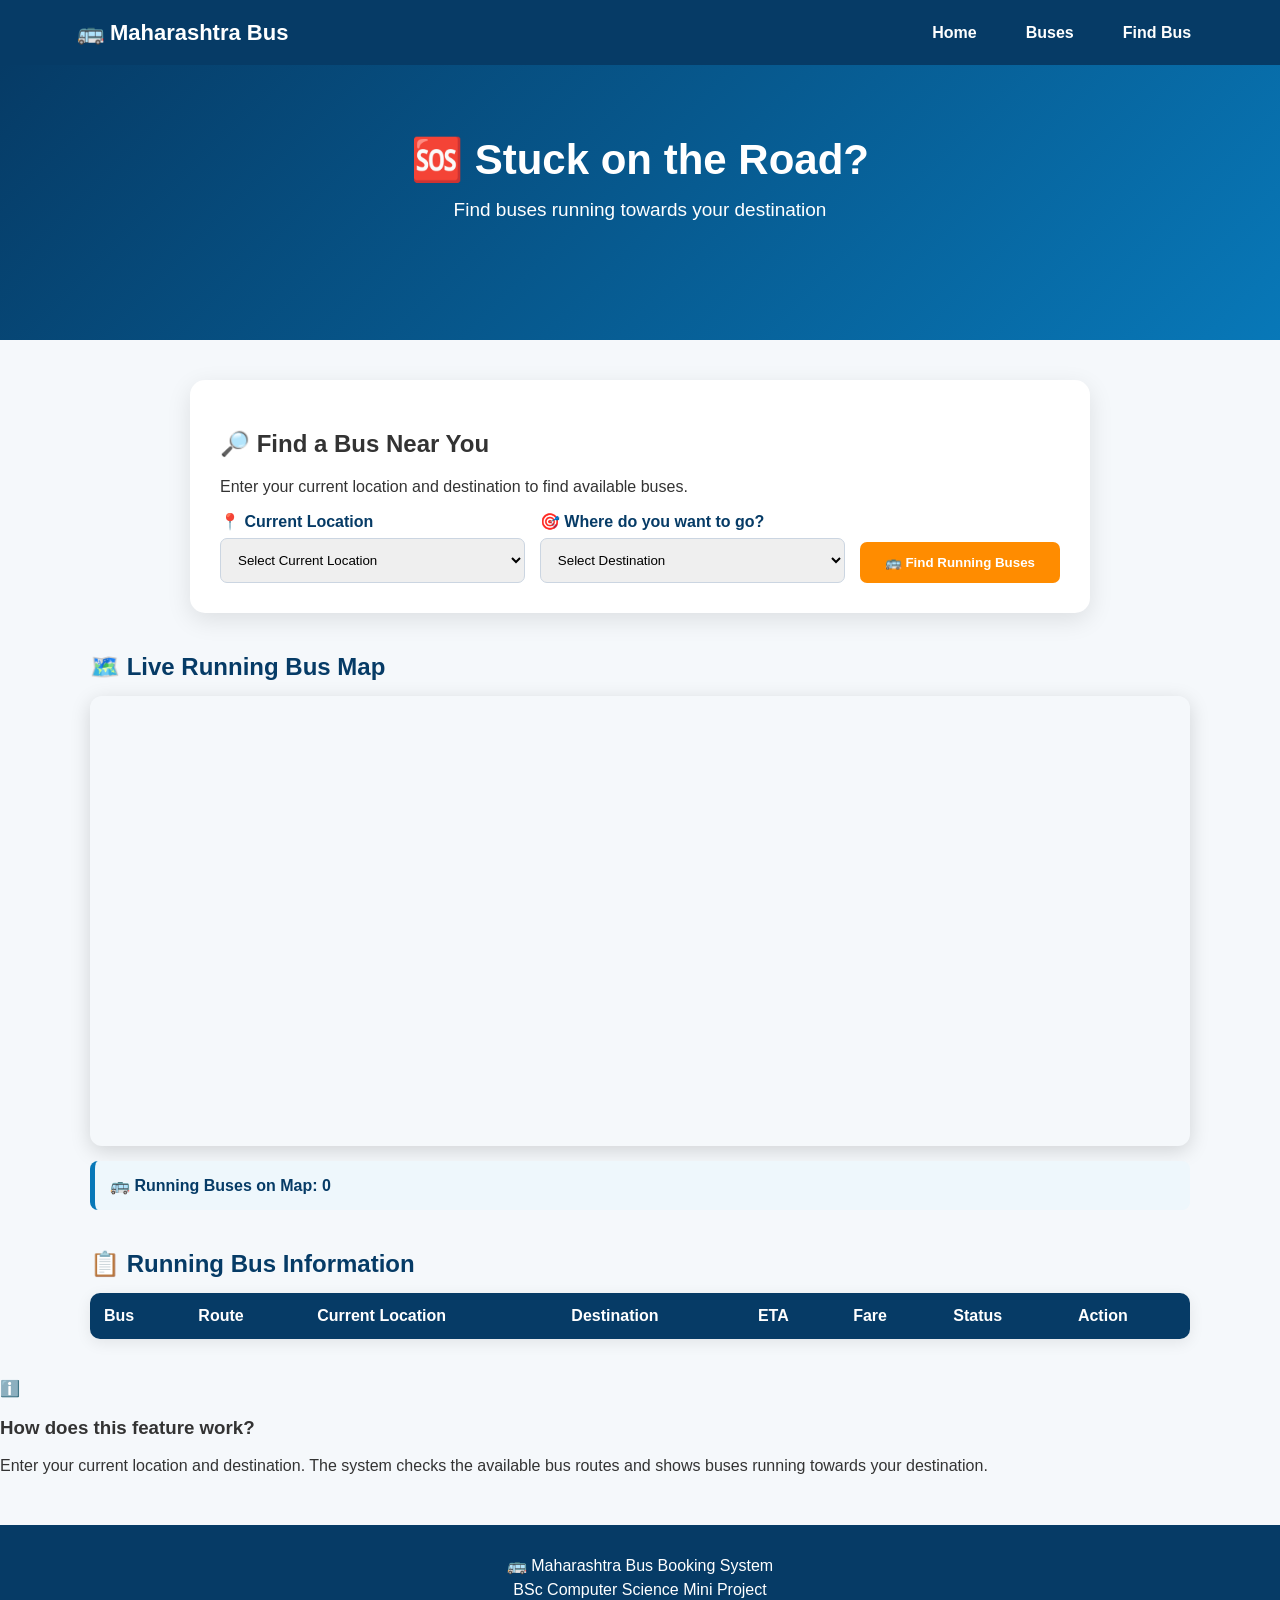
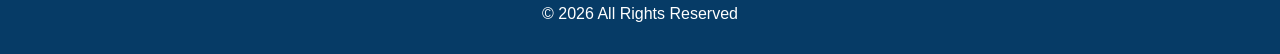
<file: tracking.html>
<!DOCTYPE html>
<html lang="en">

<head>

    <meta charset="UTF-8">

    <meta
        name="viewport"
        content="width=device-width, initial-scale=1.0">

    <title>Find Nearby Bus - Maharashtra Bus</title>

    <link
        rel="stylesheet"
        href="css/style.css">

    <!-- MAPPLS MAP SDK -->
    <script
        src="https://sdk.mappls.com/map/sdk/web?v=3.0&access_token=lifoqnhvweaeuainvcbtanycrflwxjbhyovc&callback=initMap"
        defer>
    </script>

    <style>

        /* MAP */

        .map-section {
            width: 90%;
            max-width: 1100px;
            margin: 30px auto;
        }

        .map-section h2 {
            color: #063b66;
            margin-bottom: 15px;
        }

        #map {
            width: 100%;
            height: 450px;
            border-radius: 12px;
            overflow: hidden;
            box-shadow: 0 5px 20px rgba(0,0,0,0.15);
        }


        /* BUS COUNT */

        .bus-count {
            margin-top: 15px;
            padding: 15px;
            background: #eef7fc;
            border-left: 5px solid #0878b8;
            border-radius: 8px;
            color: #063b66;
            font-weight: bold;
        }


        /* BUS TABLE */

        .bus-table-section {
            width: 90%;
            max-width: 1100px;
            margin: 40px auto;
        }

        .bus-table-section h2 {
            color: #063b66;
            margin-bottom: 15px;
        }

        .bus-table {
            width: 100%;
            border-collapse: collapse;
            background: white;
            box-shadow: 0 4px 15px rgba(0,0,0,0.08);
            border-radius: 10px;
            overflow: hidden;
        }

        .bus-table th {
            background: #063b66;
            color: white;
            padding: 14px;
            text-align: left;
        }

        .bus-table td {
            padding: 13px;
            border-bottom: 1px solid #eee;
        }

        .bus-table tr:hover {
            background: #f5fbff;
        }

        .running {
            color: green;
            font-weight: bold;
        }

        .book-button {
            background: #ff8c00;
            color: white;
            border: none;
            padding: 8px 14px;
            border-radius: 6px;
            cursor: pointer;
            font-weight: bold;
        }

        .book-button:hover {
            background: #e67600;
        }


        /* MOBILE */

        @media (max-width: 700px) {

            #map {
                height: 350px;
            }

            .bus-table {
                font-size: 13px;
            }

            .bus-table th,
            .bus-table td {
                padding: 9px;
            }

        }

    </style>

</head>


<body>


    <!-- NAVIGATION -->

    <nav>

        <h2>
            🚌 Maharashtra Bus
        </h2>

        <div>

            <a href="index.html">
                Home
            </a>

            <a href="busses.html">
                Buses
            </a>

            <a href="tracking.html">
                Find Bus
            </a>

        </div>

    </nav>


    <!-- HERO -->

    <section class="hero">

        <h1>
            🆘 Stuck on the Road?
        </h1>

        <p>
            Find buses running towards your destination
        </p>

    </section>


    <!-- TRACKING AREA -->

    <div class="tracking-container">

        <div class="tracking-box">

            <h2>
                🔎 Find a Bus Near You
            </h2>

            <p class="tracking-description">

                Enter your current location and
                destination to find available buses.

            </p>


            <!-- FORM -->

            <div class="tracking-form">


                <!-- CURRENT LOCATION -->

                <div>

                    <label for="currentLocation">

                        📍 Current Location

                    </label>

                    <select id="currentLocation">

                        <option value="">
                            Select Current Location
                        </option>

                        <option>Mumbai</option>
                        <option>Pune</option>
                        <option>Satara</option>
                        <option>Kolhapur</option>
                        <option>Sangli</option>
                        <option>Solapur</option>
                        <option>Latur</option>
                        <option>Nanded</option>
                        <option>Nashik</option>
                        <option>Jalgaon</option>
                        <option>Nagpur</option>
                        <option>Akola</option>
                        <option>Amravati</option>
                        <option>Chhatrapati Sambhajinagar</option>

                    </select>

                </div>


                <!-- DESTINATION -->

                <div>

                    <label for="destination">

                        🎯 Where do you want to go?

                    </label>

                    <select id="destination">

                        <option value="">
                            Select Destination
                        </option>

                        <option>Mumbai</option>
                        <option>Pune</option>
                        <option>Satara</option>
                        <option>Kolhapur</option>
                        <option>Sangli</option>
                        <option>Solapur</option>
                        <option>Latur</option>
                        <option>Nanded</option>
                        <option>Nashik</option>
                        <option>Jalgaon</option>
                        <option>Nagpur</option>
                        <option>Akola</option>
                        <option>Amravati</option>
                        <option>Chhatrapati Sambhajinagar</option>

                    </select>

                </div>


                <!-- BUTTON -->

                <button
                    type="button"
                    onclick="findBuses()">

                    🚌 Find Running Buses

                </button>

            </div>


            <!-- RESULTS -->

            <div id="busResults"></div>

        </div>

    </div>


    <!-- MAP -->

    <section class="map-section">

        <h2>
            🗺️ Live Running Bus Map
        </h2>

        <div id="map"></div>

        <div class="bus-count">

            🚌 Running Buses on Map:
            <span id="busCount">0</span>

        </div>

    </section>


    <!-- BUS TABLE -->

    <section class="bus-table-section">

        <h2>
            📋 Running Bus Information
        </h2>

        <table class="bus-table">

            <thead>

                <tr>

                    <th>Bus</th>
                    <th>Route</th>
                    <th>Current Location</th>
                    <th>Destination</th>
                    <th>ETA</th>
                    <th>Fare</th>
                    <th>Status</th>
                    <th>Action</th>

                </tr>

            </thead>

            <tbody id="busTableBody"></tbody>

        </table>

    </section>


    <!-- INFORMATION -->

    <div class="tracking-info">

        <div class="info-icon">
            ℹ️
        </div>

        <div>

            <h3>
                How does this feature work?
            </h3>

            <p>

                Enter your current location and
                destination. The system checks the
                available bus routes and shows buses
                running towards your destination.

            </p>

        </div>

    </div>


    <!-- FOOTER -->

    <footer>

        <p>
            🚌 Maharashtra Bus Booking System
        </p>

        <p>
            BSc Computer Science Mini Project
        </p>

        <p>
            © 2026 All Rights Reserved
        </p>

    </footer>


    <!-- JAVASCRIPT -->

    <script src="js/tracking.js"></script>

</body>

</html>
</file>
<file: css/style.css>
/* =========================================
   MAHARASHTRA BUS BOOKING
   COMPLETE WEBSITE CSS
   Blue + Orange Theme
========================================= */


/* =========================================
   BASIC RESET
========================================= */

* {
    box-sizing: border-box;
}

html {
    scroll-behavior: smooth;
}

body {
    margin: 0;
    padding: 0;

    font-family: Arial, sans-serif;

    background: #f5f8fb;

    color: #333;
}


/* =========================================
   NAVIGATION
========================================= */

nav {
    background: #063b66;

    color: white;

    display: flex;

    justify-content: space-between;

    align-items: center;

    padding: 15px 6%;

    min-height: 65px;
}

nav h2 {
    margin: 0;

    font-size: 22px;
}

nav div {
    display: flex;

    gap: 25px;
}

nav a {
    color: white;

    text-decoration: none;

    font-weight: bold;

    padding: 8px 12px;

    border-radius: 5px;

    transition: 0.2s;
}

nav a:hover {
    background: #0878b8;
}


/* =========================================
   HERO SECTION
========================================= */

.hero {
    background: linear-gradient(
        135deg,
        #063b66,
        #0878b8
    );

    color: white;

    text-align: center;

    padding: 70px 20px 100px;
}

.hero h1 {
    margin: 0;

    font-size: 42px;
}

.hero p {
    font-size: 19px;

    margin-top: 15px;
}


/* =========================================
   SEARCH BOX
========================================= */

.search-box {
    width: 90%;

    max-width: 1000px;

    margin: -45px auto 50px;

    background: white;

    padding: 25px;

    border-radius: 15px;

    box-shadow:
        0 7px 25px rgba(
            0,
            0,
            0,
            0.12
        );

    position: relative;
}

.search-form {
    display: grid;

    grid-template-columns:
        repeat(4, 1fr);

    gap: 15px;

    align-items: end;
}

.field {
    display: flex;

    flex-direction: column;
}

.field label {
    font-weight: bold;

    color: #063b66;

    margin-bottom: 7px;
}

.field select,
.field input {
    width: 100%;

    padding: 13px;

    border: 1px solid #cbd5e1;

    border-radius: 7px;

    font-size: 15px;

    background: white;
}

.field select:focus,
.field input:focus {
    outline: none;

    border: 2px solid #0878b8;
}

.search-button {
    width: 100%;

    padding: 13px;

    background: #ff8c00;

    color: white;

    border: none;

    border-radius: 7px;

    font-size: 16px;

    font-weight: bold;

    cursor: pointer;
}

.search-button:hover {
    background: #e67600;
}


/* =========================================
   SECTION TITLE
========================================= */

.section-title {
    text-align: center;

    color: #063b66;

    font-size: 30px;

    margin: 50px 0 25px;
}


/* =========================================
   FEATURES
========================================= */

.features {
    width: 90%;

    max-width: 1100px;

    margin: 0 auto 60px;

    display: grid;

    grid-template-columns:
        repeat(4, 1fr);

    gap: 20px;
}

.feature {
    background: white;

    padding: 25px 20px;

    text-align: center;

    border-radius: 12px;

    box-shadow:
        0 5px 18px rgba(
            0,
            0,
            0,
            0.08
        );
}

.feature-icon {
    font-size: 40px;

    margin-bottom: 10px;
}

.feature h3 {
    color: #063b66;

    margin: 10px 0;
}

.feature p {
    color: #64748b;

    line-height: 1.5;
}


/* =========================================
   STUCK ON ROAD SECTION
========================================= */

.stuck-section {
    width: 90%;

    max-width: 1100px;

    margin: 60px auto;

    background: linear-gradient(
        135deg,
        #fff7eb,
        #fff
    );

    border: 2px solid #ff8c00;

    border-radius: 15px;

    padding: 35px;
}

.stuck-content {
    display: flex;

    align-items: center;

    justify-content: space-between;

    gap: 30px;
}

.stuck-icon {
    font-size: 65px;

    min-width: 90px;

    text-align: center;
}

.stuck-content h2 {
    color: #063b66;

    margin-top: 0;
}

.stuck-content p {
    color: #555;

    line-height: 1.6;
}

.track-button {
    display: inline-block;

    background: #ff8c00;

    color: white;

    text-decoration: none;

    padding: 13px 25px;

    border-radius: 7px;

    font-weight: bold;

    white-space: nowrap;
}

.track-button:hover {
    background: #e67600;
}


/* =========================================
   CITIES
========================================= */

.cities {
    width: 90%;

    max-width: 1100px;

    margin: 0 auto 60px;

    display: grid;

    grid-template-columns:
        repeat(4, 1fr);

    gap: 15px;
}

.city {
    background: white;

    padding: 18px;

    text-align: center;

    border-radius: 10px;

    border: 1px solid #e2e8f0;

    color: #063b66;

    font-weight: bold;

    transition: 0.2s;
}

.city:hover {
    border-color: #ff8c00;

    transform: translateY(-2px);
}


/* =========================================
   FOOTER
========================================= */

footer {
    background: #063b66;

    color: white;

    text-align: center;

    padding: 25px 15px;

    margin-top: 50px;
}

footer p {
    margin: 6px 0;
}


/* =========================================
   BUS PAGE
========================================= */

.bus-container {
    width: 90%;

    max-width: 1000px;

    margin: 40px auto;
}

.bus-card {
    background: white;

    border-radius: 12px;

    padding: 25px;

    margin-bottom: 20px;

    box-shadow:
        0 5px 18px rgba(
            0,
            0,
            0,
            0.08
        );

    border-left: 5px solid #0878b8;
}

.bus-card h2 {
    color: #063b66;

    margin-top: 0;
}

.bus-details {
    display: grid;

    grid-template-columns:
        repeat(3, 1fr);

    gap: 15px;

    margin: 20px 0;
}

.bus-details p {
    margin: 5px 0;
}

.bus-card button {
    background: #ff8c00;

    color: white;

    border: none;

    padding: 12px 25px;

    border-radius: 7px;

    font-weight: bold;

    cursor: pointer;
}

.bus-card button:hover {
    background: #e67600;
}


/* =========================================
   TRACKING PAGE
========================================= */

.tracking-container {
    width: 90%;

    max-width: 900px;

    margin: 40px auto;
}

.tracking-box {
    background: white;

    padding: 30px;

    border-radius: 15px;

    box-shadow:
        0 7px 25px rgba(
            0,
            0,
            0,
            0.10
        );
}

.tracking-form {
    display: grid;

    grid-template-columns:
        1fr 1fr auto;

    gap: 15px;

    align-items: end;
}

.tracking-form label {
    display: block;

    font-weight: bold;

    color: #063b66;

    margin-bottom: 7px;
}

.tracking-form select {
    width: 100%;

    padding: 13px;

    border: 1px solid #cbd5e1;

    border-radius: 7px;
}

.tracking-form button {
    padding: 13px 25px;

    background: #ff8c00;

    color: white;

    border: none;

    border-radius: 7px;

    font-weight: bold;

    cursor: pointer;
}


/* =========================================
   RUNNING BUS RESULT
========================================= */

.running-bus-card {
    background: white;

    margin-top: 20px;

    padding: 25px;

    border-radius: 12px;

    border-left: 5px solid #20a844;

    box-shadow:
        0 5px 18px rgba(
            0,
            0,
            0,
            0.08
        );
}

.running-bus-header {
    display: flex;

    justify-content: space-between;

    align-items: center;

    gap: 15px;
}

.running-bus-header h2 {
    color: #063b66;

    margin: 0;
}

.status {
    background: #e7f8ed;

    color: #168336;

    padding: 7px 12px;

    border-radius: 20px;

    font-size: 13px;

    font-weight: bold;
}

.running-bus-details {
    display: grid;

    grid-template-columns:
        repeat(3, 1fr);

    gap: 15px;

    margin: 20px 0;
}

.running-bus-details p {
    margin: 5px 0;
}

.book-running-bus {
    background: #ff8c00;

    color: white;

    border: none;

    padding: 12px 25px;

    border-radius: 7px;

    font-weight: bold;

    cursor: pointer;
}

.book-running-bus:hover {
    background: #e67600;
}

.no-bus {
    background: white;

    padding: 35px;

    margin-top: 25px;

    text-align: center;

    border-radius: 12px;

    box-shadow:
        0 5px 18px rgba(
            0,
            0,
            0,
            0.08
        );
}

.no-bus-icon {
    font-size: 50px;
}


/* =========================================
   SEATING PAGE
========================================= */

.seat-hero {
    padding: 45px 20px 70px;
}

.seat-page {
    width: 95%;

    max-width: 850px;

    margin: -30px auto 50px;
}


/* =========================================
   JOURNEY INFORMATION
========================================= */

.seat-journey-info {
    background: white;

    padding: 20px;

    border-radius: 12px;

    display: grid;

    grid-template-columns:
        repeat(4, 1fr);

    gap: 15px;

    box-shadow:
        0 6px 20px rgba(
            0,
            0,
            0,
            0.08
        );

    margin-bottom: 20px;
}

.seat-journey-info div {
    text-align: center;

    border-right:
        1px solid #e2e8f0;
}

.seat-journey-info div:last-child {
    border-right: none;
}

.seat-journey-info span {
    display: block;

    color: #64748b;

    font-size: 13px;

    margin-bottom: 6px;
}

.seat-journey-info strong {
    color: #063b66;

    font-size: 16px;
}


/* =========================================
   SEAT BOX
========================================= */

.seat-box {
    background: white;

    padding: 30px;

    border-radius: 15px;

    box-shadow:
        0 7px 25px rgba(
            0,
            0,
            0,
            0.10
        );

    text-align: center;
}

.seat-box h2 {
    color: #063b66;

    margin-bottom: 7px;
}

.seat-instruction {
    color: #64748b;

    margin-bottom: 25px;
}


/* =========================================
   DRIVER
========================================= */

.driver-area {
    width: 260px;

    margin: 0 auto 20px;

    background: #063b66;

    color: white;

    padding: 12px;

    border-radius: 10px;

    display: flex;

    align-items: center;

    justify-content: center;

    gap: 10px;
}

.steering {
    font-size: 25px;
}


/* =========================================
   SEAT LAYOUT
========================================= */

.custom-seat-layout {
    width: 310px;

    margin: 0 auto;

    background: #f8fafc;

    padding: 15px;

    border-radius: 12px;

    border: 2px solid #dbe5ed;
}


/* =========================================
   NORMAL SEAT ROW
========================================= */

.seat-row {
    display: grid;

    grid-template-columns:
        55px 55px 25px 55px 55px;

    gap: 7px;

    justify-content: center;

    margin-bottom: 7px;
}

.seat-aisle {
    width: 25px;
}


/* =========================================
   LAST ROW
   39 38 37 36 35

   IMPORTANT:
   Last row has NO aisle.
========================================= */

.custom-seat-layout
.seat-row:last-child {
    display: grid;

    grid-template-columns:
        repeat(5, 55px);

    gap: 7px;

    justify-content: center;

    align-items: center;

    margin-bottom: 0;
}

.custom-seat-layout
.seat-row:last-child
.seat-aisle {
    display: none;
}


/* =========================================
   INDIVIDUAL SEAT
========================================= */

.custom-seat {
    width: 55px;

    height: 55px;

    background: white;

    border: 1px solid #b8c3cc;

    border-radius: 4px;

    display: flex;

    flex-direction: column;

    justify-content: center;

    align-items: center;

    cursor: pointer;

    transition: 0.15s;
}

.custom-seat:hover {
    border-color: #0878b8;

    background: #edf7fc;
}

.seat-number {
    font-size: 14px;

    color: #111827;

    font-weight: bold;
}

.seat-fare {
    font-size: 12px;

    color: #111827;

    margin-top: 3px;
}


/* =========================================
   SELECTED SEAT
========================================= */

.custom-seat.selected {
    background: #ff8c00;

    border-color: #ff8c00;

    color: white;
}

.custom-seat.selected .seat-number,
.custom-seat.selected .seat-fare {
    color: white;
}


/* =========================================
   BOOKED SEAT
========================================= */

.custom-seat.booked {
    background: #8b0000;

    border-color: #8b0000;

    color: white;

    cursor: not-allowed;
}

.custom-seat.booked .seat-number,
.custom-seat.booked .seat-fare {
    color: white;
}


/* =========================================
   SEAT LEGEND
========================================= */

.seat-legend {
    display: flex;

    justify-content: center;

    gap: 25px;

    margin: 25px 0;

    flex-wrap: wrap;
}

.seat-legend div {
    display: flex;

    align-items: center;

    gap: 7px;

    font-size: 14px;
}

.legend-seat {
    width: 20px;

    height: 20px;

    border-radius: 3px;

    border: 1px solid #999;
}

.legend-seat.available {
    background: white;
}

.legend-seat.selected {
    background: #ff8c00;

    border-color: #ff8c00;
}

.legend-seat.booked {
    background: #8b0000;

    border-color: #8b0000;
}


/* =========================================
   SELECTED INFORMATION
========================================= */

.selected-info {
    background: #f1f7fb;

    border-radius: 10px;

    padding: 18px;

    margin-top: 20px;

    text-align: left;
}

.selected-info p {
    margin: 7px 0;
}

.selected-info strong {
    color: #063b66;
}


/* =========================================
   CONTINUE PAYMENT BUTTON
========================================= */

.seat-box .continue-button {
    width: 70%;

    margin-top: 20px;

    padding: 14px;

    background: #ff8c00;

    color: white;

    border: none;

    border-radius: 8px;

    font-size: 16px;

    font-weight: bold;

    cursor: pointer;
}

.seat-box .continue-button:hover {
    background: #e67600;
}


/* =========================================
   PAYMENT / CONFIRMATION SUPPORT
========================================= */

.payment-container,
.ticket {
    background: white;

    border-radius: 15px;

    box-shadow:
        0 7px 25px rgba(
            0,
            0,
            0,
            0.10
        );
}


/* =========================================
   GENERAL BUTTON
========================================= */

button {
    font-family: Arial, sans-serif;
}


/* =========================================
   RESPONSIVE - TABLET
========================================= */

@media (max-width: 900px) {

    .features {
        grid-template-columns:
            repeat(2, 1fr);
    }

    .cities {
        grid-template-columns:
            repeat(2, 1fr);
    }

    .search-form {
        grid-template-columns:
            repeat(2, 1fr);
    }

    .bus-details,
    .running-bus-details {
        grid-template-columns:
            repeat(2, 1fr);
    }

    .tracking-form {
        grid-template-columns:
            1fr 1fr;
    }

}


/* =========================================
   RESPONSIVE - MOBILE
========================================= */

@media (max-width: 600px) {

    /* NAV */

    nav {
        flex-direction: column;

        gap: 12px;

        text-align: center;
    }

    nav div {
        gap: 8px;

        flex-wrap: wrap;

        justify-content: center;
    }


    /* HERO */

    .hero {
        padding: 50px 15px 80px;
    }

    .hero h1 {
        font-size: 30px;
    }

    .hero p {
        font-size: 16px;
    }


    /* SEARCH */

    .search-form {
        grid-template-columns: 1fr;
    }


    /* FEATURES */

    .features {
        grid-template-columns: 1fr;
    }


    /* CITIES */

    .cities {
        grid-template-columns:
            repeat(2, 1fr);
    }


    /* STUCK */

    .stuck-content {
        flex-direction: column;

        text-align: center;
    }


    /* BUS */

    .bus-details,
    .running-bus-details {
        grid-template-columns: 1fr;
    }


    /* TRACKING */

    .tracking-form {
        grid-template-columns: 1fr;
    }


    /* SEAT INFO */

    .seat-journey-info {
        grid-template-columns:
            repeat(2, 1fr);
    }

    .seat-journey-info div {
        border-right: none;

        border-bottom:
            1px solid #e2e8f0;

        padding-bottom: 10px;
    }


    /* SEAT BOX */

    .seat-box {
        padding: 20px 10px;
    }


    /* SEAT LAYOUT */

    .custom-seat-layout {
        width: 100%;

        max-width: 310px;

        overflow: hidden;

        padding: 10px;
    }


    /* NORMAL ROW MOBILE */

    .seat-row {
        grid-template-columns:
            48px 48px 22px 48px 48px;

        gap: 5px;
    }


    /* LAST ROW MOBILE */

    .custom-seat-layout
    .seat-row:last-child {
        grid-template-columns:
            repeat(5, 48px);

        gap: 5px;

        justify-content: center;
    }


    .custom-seat {
        width: 48px;

        height: 52px;
    }


    .custom-seat-layout
    .seat-row:last-child
    .custom-seat {
        width: 48px;

        height: 52px;
    }


    .seat-number {
        font-size: 12px;
    }

    .seat-fare {
        font-size: 10px;
    }


    /* DRIVER */

    .driver-area {
        width: 220px;
    }


    /* CONTINUE */

    .seat-box .continue-button {
        width: 90%;
    }


    /* RUNNING BUS */

    .running-bus-header {
        flex-direction: column;

        align-items: flex-start;
    }

}


/* =========================================
   VERY SMALL MOBILE
========================================= */

@media (max-width: 380px) {

    .custom-seat-layout {
        padding: 7px;
    }

    .seat-row {
        grid-template-columns:
            43px 43px 18px 43px 43px;

        gap: 4px;
    }

    .custom-seat {
        width: 43px;

        height: 50px;
    }

    .custom-seat-layout
    .seat-row:last-child {
        grid-template-columns:
            repeat(5, 43px);

        gap: 4px;
    }

    .custom-seat-layout
    .seat-row:last-child
    .custom-seat {
        width: 43px;

        height: 50px;
    }

    .seat-number {
        font-size: 11px;
    }

    .seat-fare {
        font-size: 9px;
    }

}
</file>
